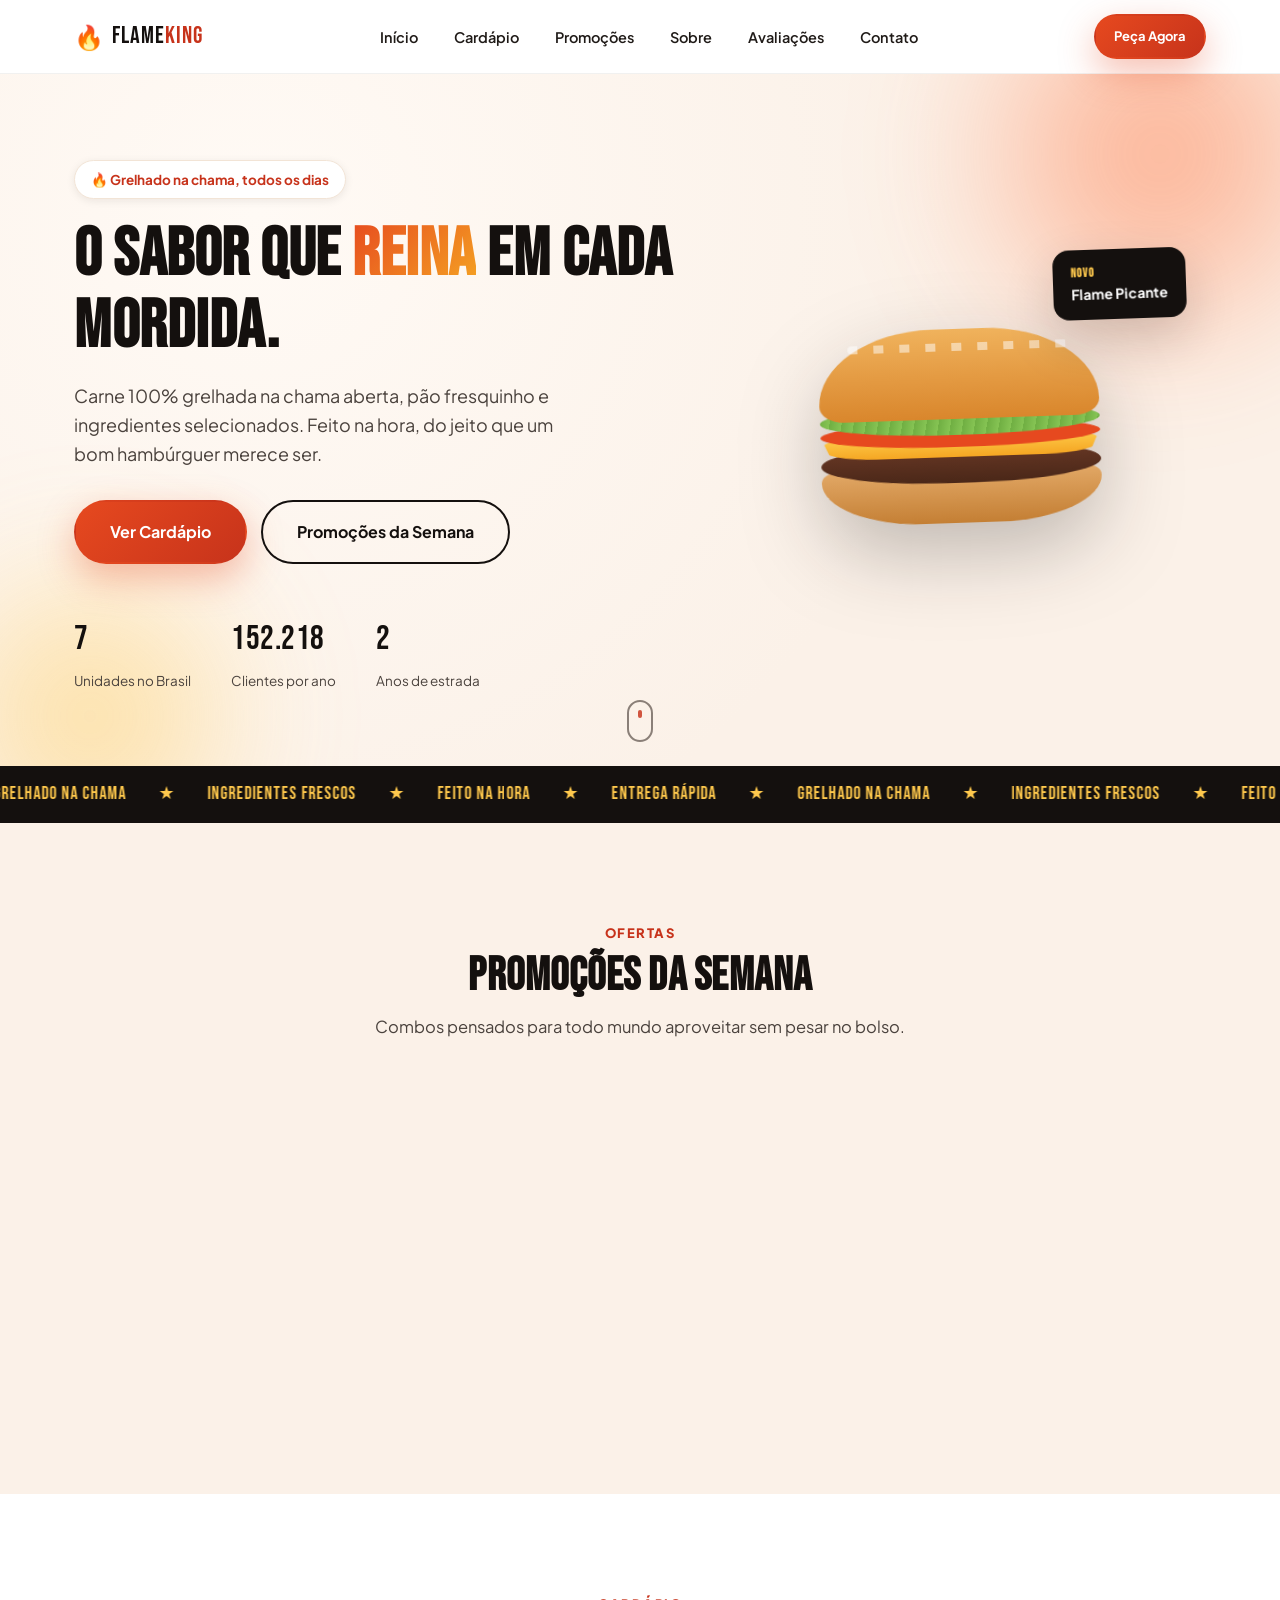
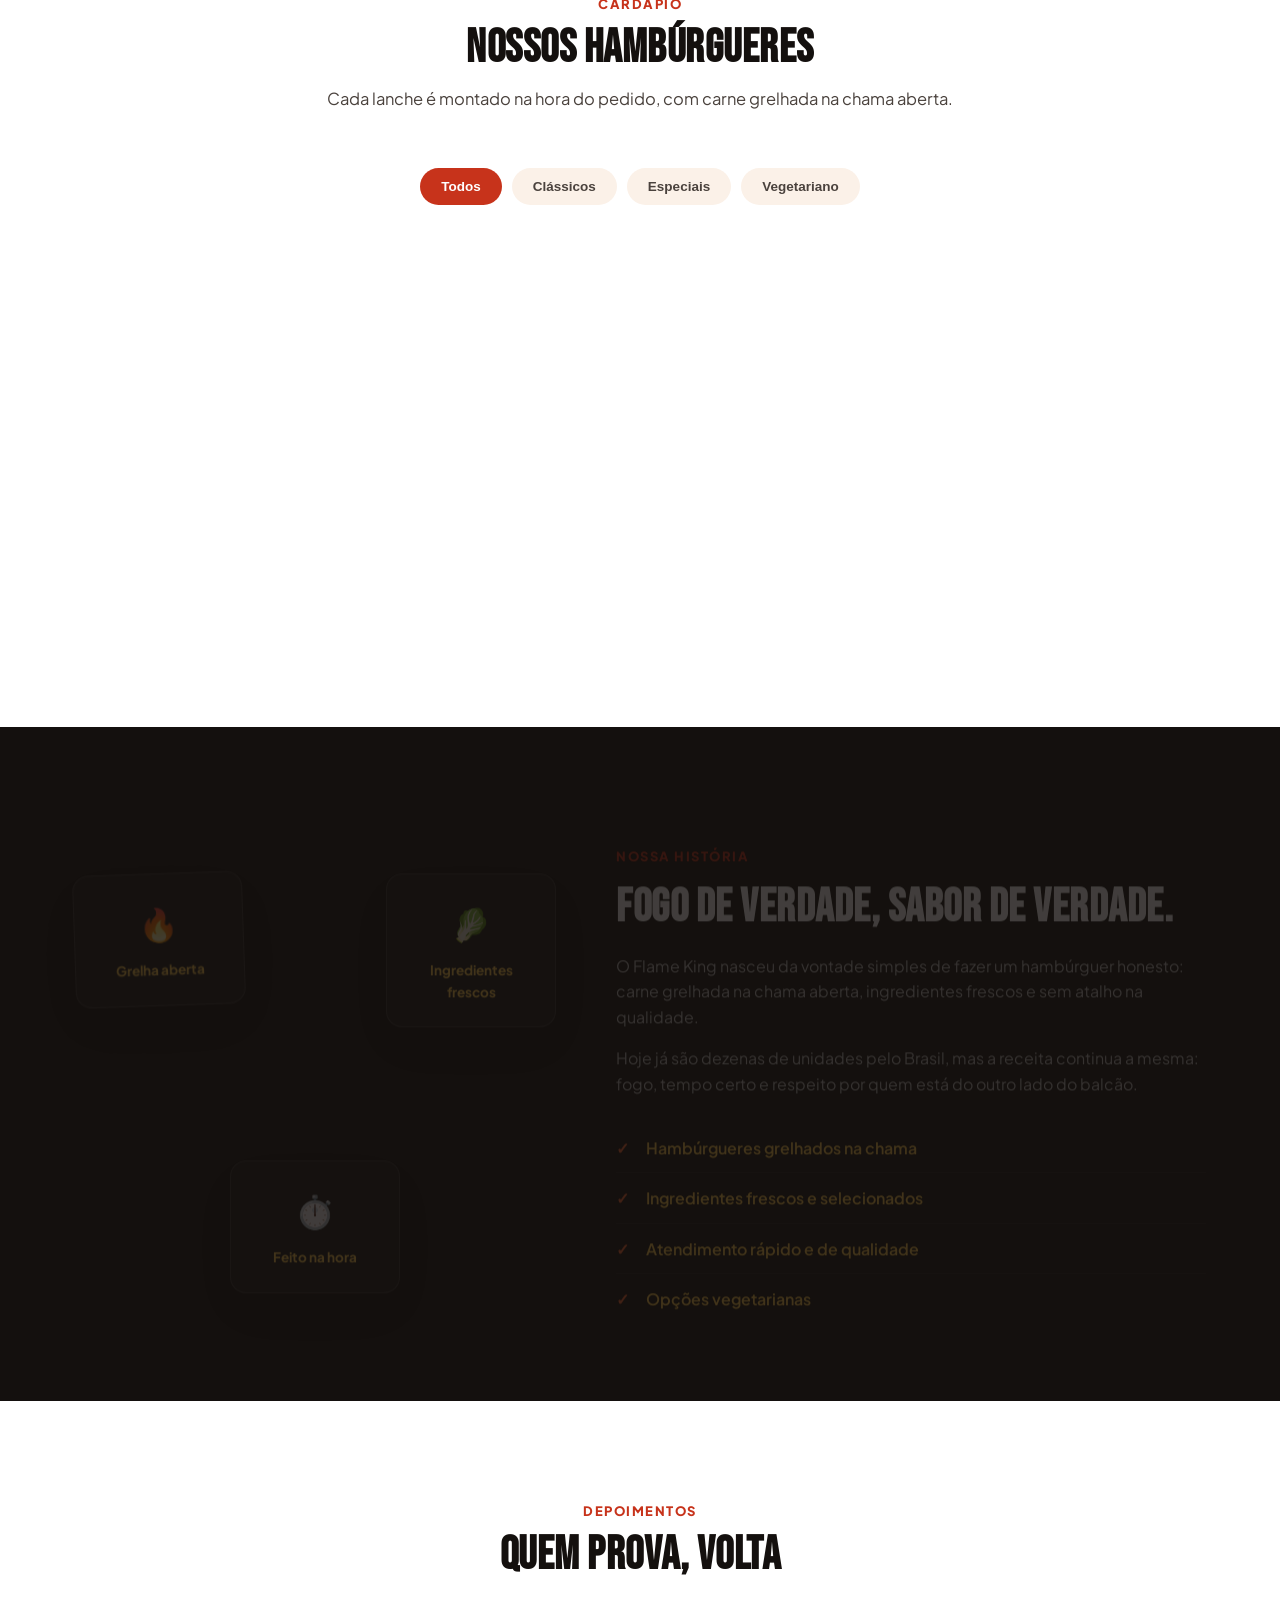
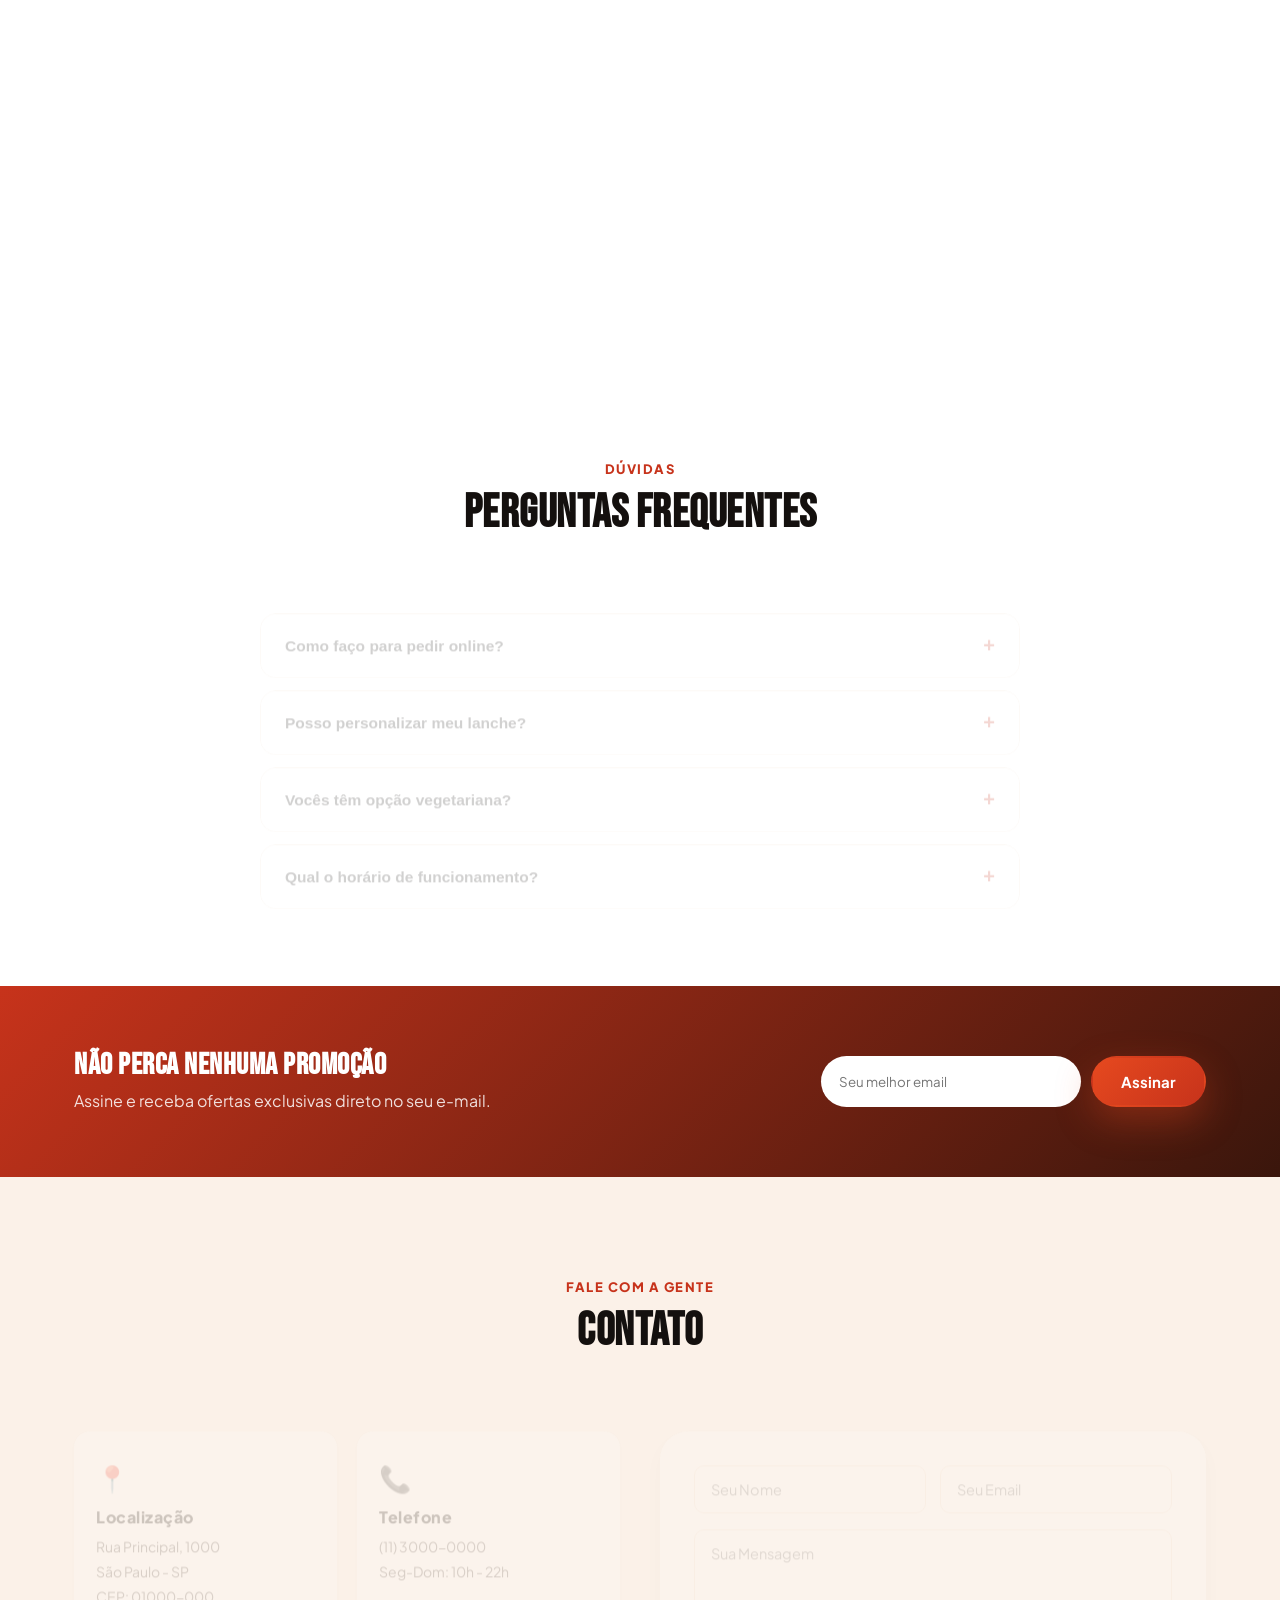
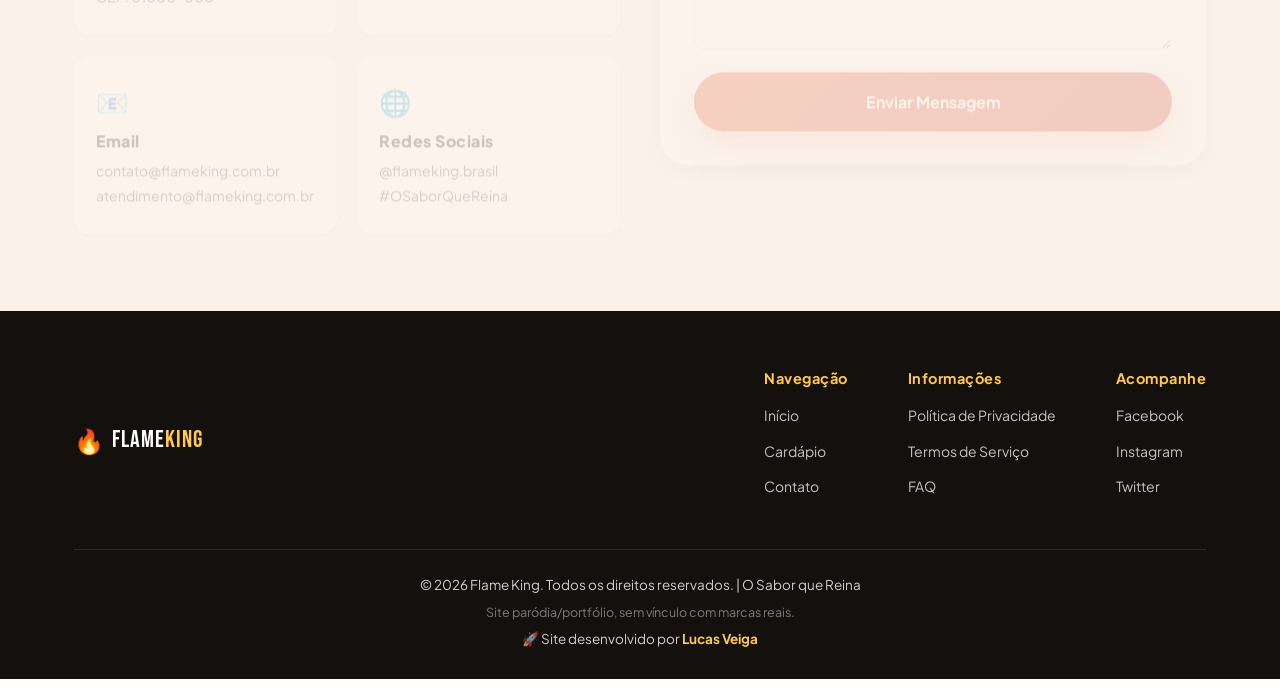
<file: index.html>
<!DOCTYPE html>
<html lang="pt-BR">
<head>
    <meta charset="UTF-8">
    <meta http-equiv="refresh" content="0; url=landpagebk/burguerk.html">
    <title>Flame King</title>
    <link rel="canonical" href="landpagebk/burguerk.html">
</head>
<body>
    <p>Redirecionando para <a href="landpagebk/burguerk.html">Flame King</a>...</p>
</body>
</html>
</file>
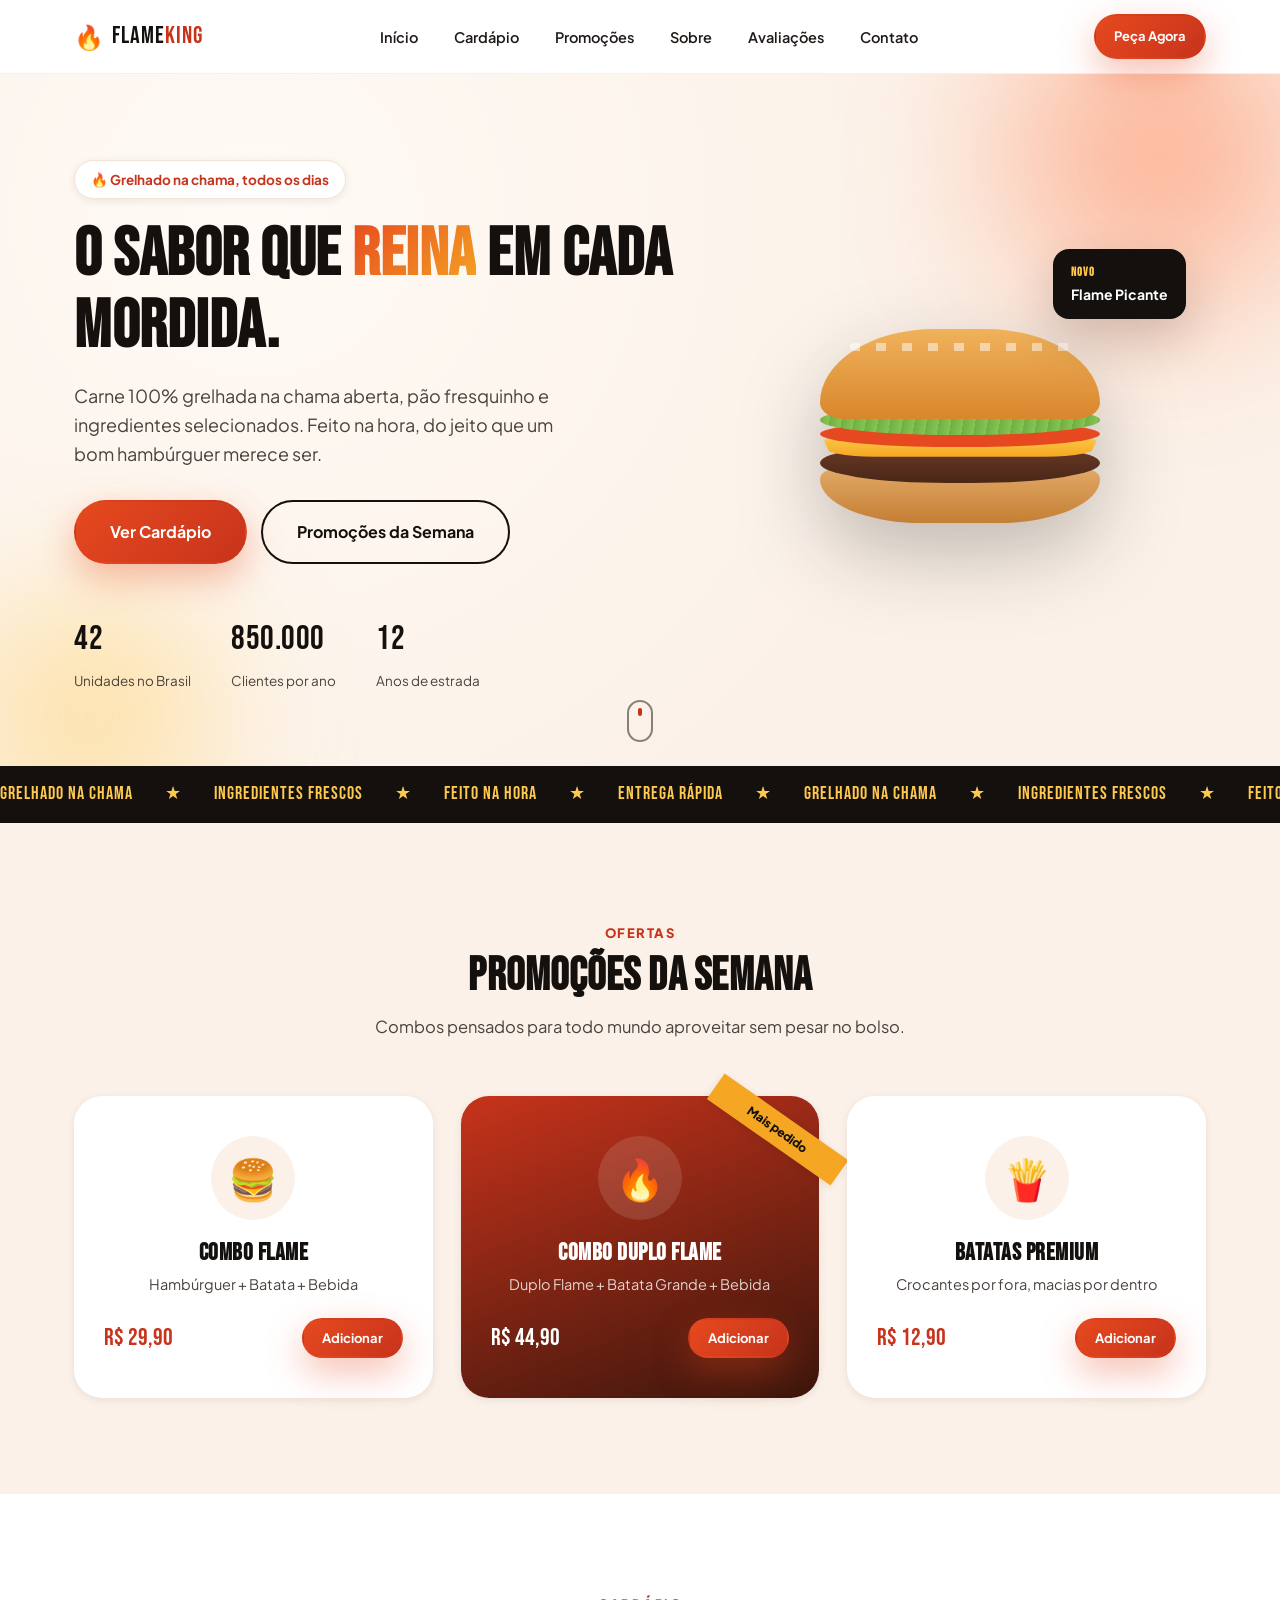
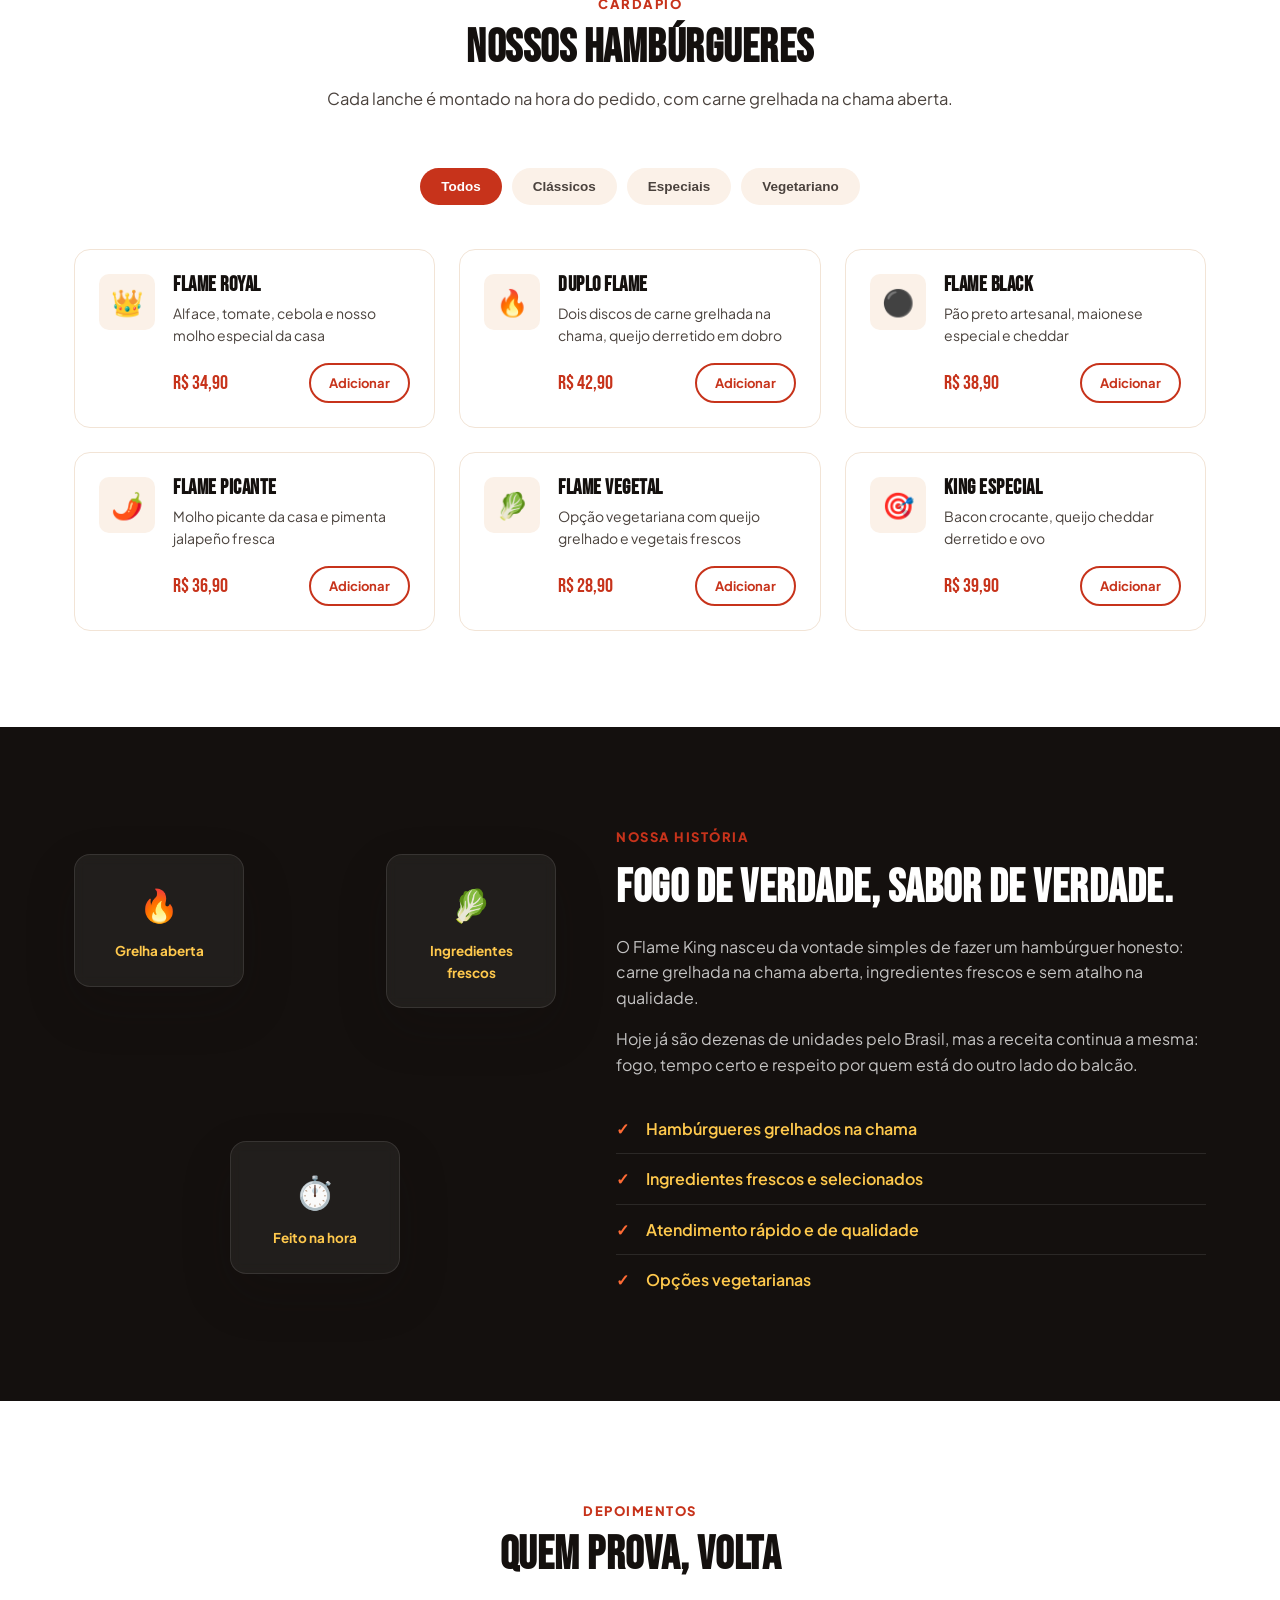
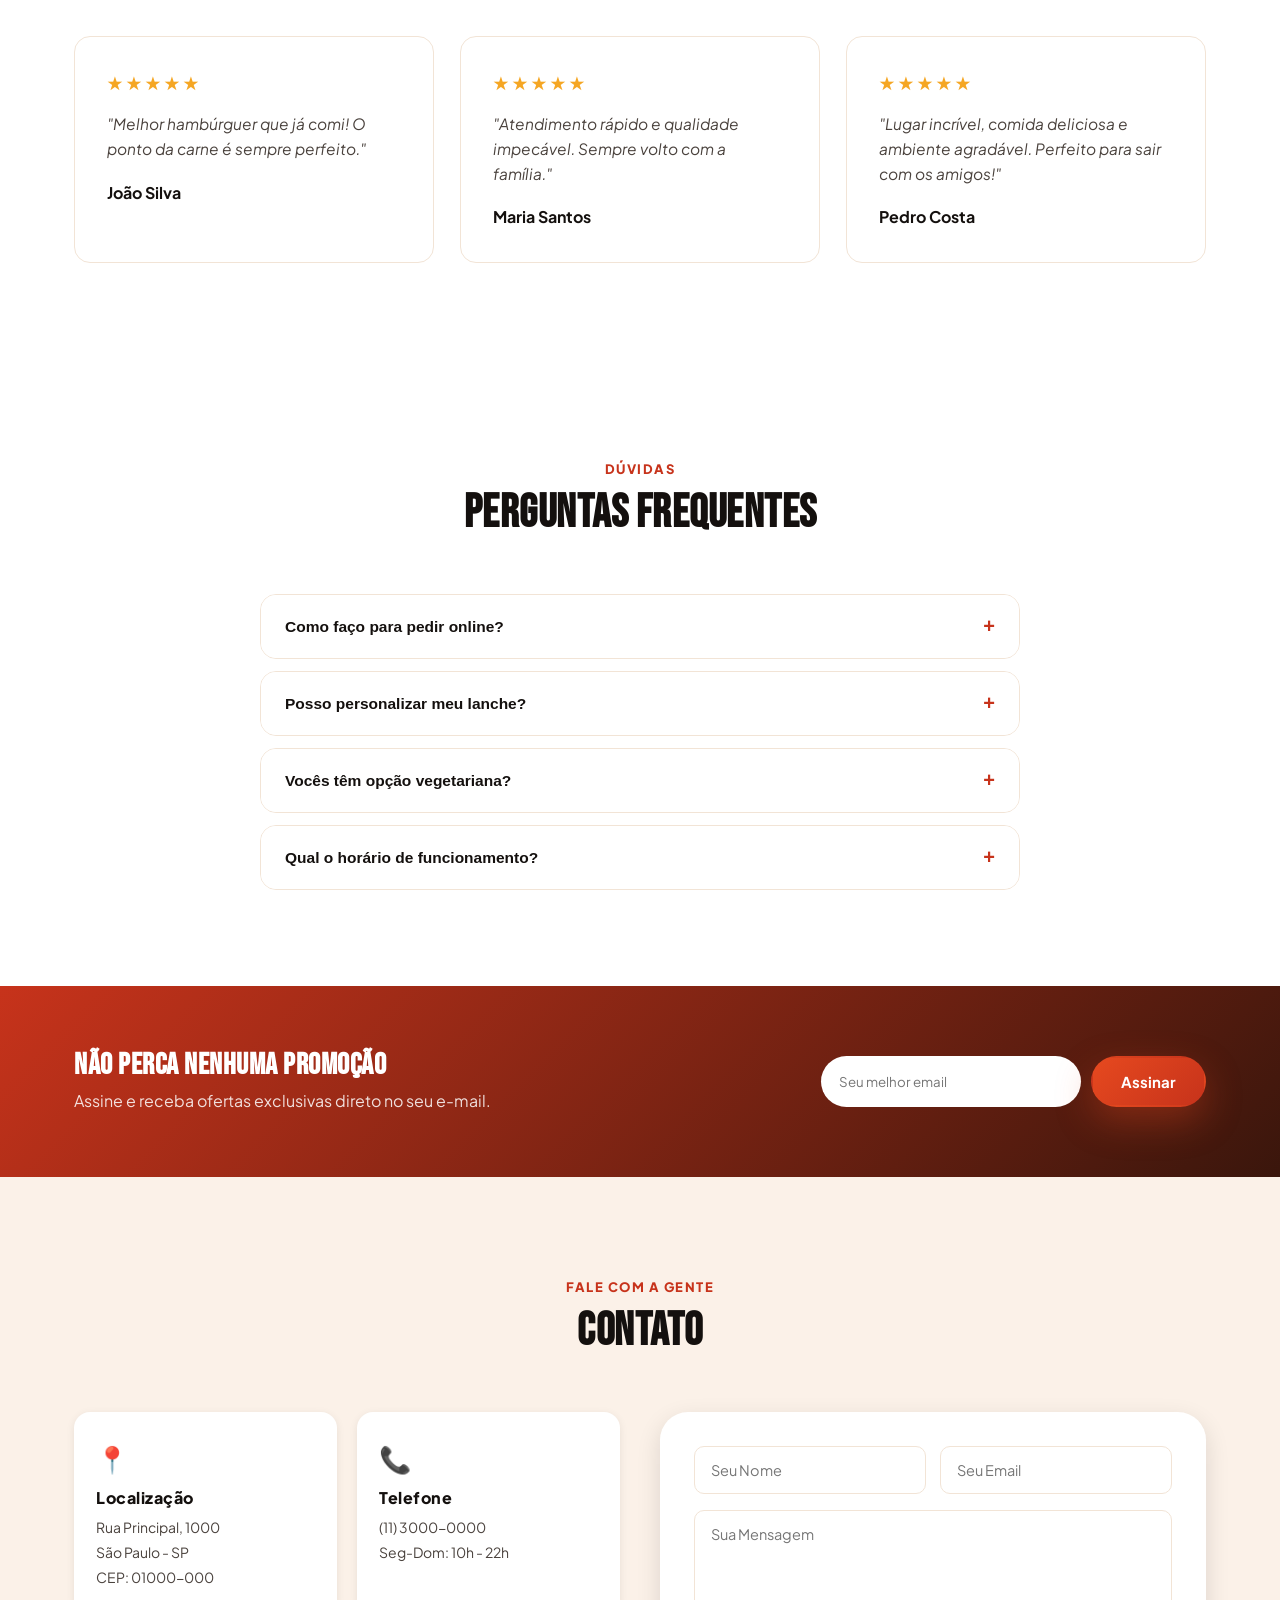
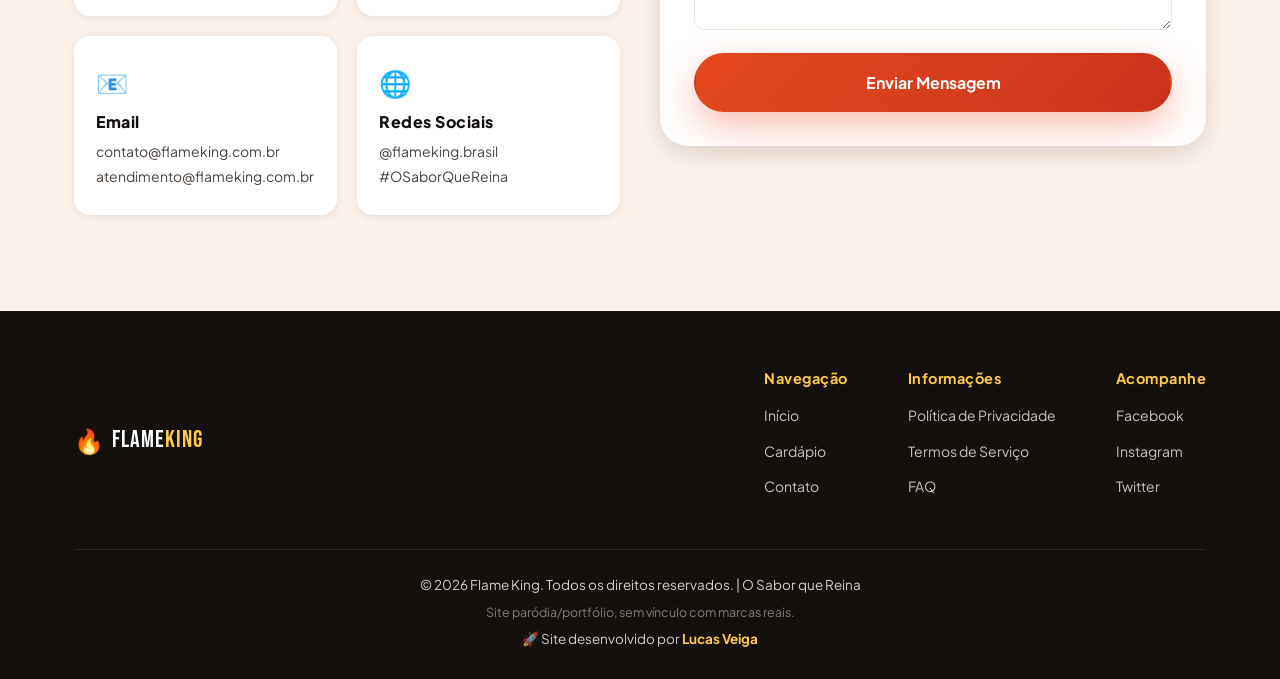
<file: landpagebk/burguerk.html>
<!DOCTYPE html>
<html lang="pt-BR">

<head>
    <meta charset="UTF-8">
    <meta name="viewport" content="width=device-width, initial-scale=1.0">
    <title>Flame King — O Sabor que Reina</title>
    <meta name="description" content="Flame King: hambúrgueres grelhados na chama, ingredientes frescos e muito sabor.">
    <link rel="icon" href="favicon.svg" type="image/svg+xml">
    <link rel="shortcut icon" href="favicon.svg" type="image/svg+xml">
    <link rel="preconnect" href="https://fonts.googleapis.com">
    <link rel="preconnect" href="https://fonts.gstatic.com" crossorigin>
    <link href="https://fonts.googleapis.com/css2?family=Bebas+Neue&family=Plus+Jakarta+Sans:wght@400;500;600;700;800&display=swap" rel="stylesheet">
    <link rel="stylesheet" href="estilos/styles.css">
</head>

<body>
    <a class="skip-link" href="#main">Pular para o conteúdo</a>

    <!-- HEADER/NAVEGAÇÃO -->
    <header class="header" id="header">
        <div class="container header-inner">
            <a href="#home" class="logo">
                <span class="logo-mark">🔥</span>
                <span class="logo-text">Flame<em>King</em></span>
            </a>

            <nav class="nav" id="nav">
                <ul>
                    <li><a href="#home">Início</a></li>
                    <li><a href="#menu">Cardápio</a></li>
                    <li><a href="#promocoes">Promoções</a></li>
                    <li><a href="#sobre">Sobre</a></li>
                    <li><a href="#avaliacoes">Avaliações</a></li>
                    <li><a href="#contato">Contato</a></li>
                </ul>
            </nav>

            <div class="header-actions">
                <a href="#menu" class="btn btn-primary btn-sm">Peça Agora</a>
                <button class="hamburger" id="hamburger" aria-label="Abrir menu" aria-expanded="false" aria-controls="nav">
                    <span></span><span></span><span></span>
                </button>
            </div>
        </div>
    </header>

    <main id="main">
        <!-- HERO -->
        <section class="hero" id="home">
            <div class="hero-glow hero-glow-1" aria-hidden="true"></div>
            <div class="hero-glow hero-glow-2" aria-hidden="true"></div>

            <div class="container hero-grid">
                <div class="hero-content">
                    <span class="eyebrow">🔥 Grelhado na chama, todos os dias</span>
                    <h1>O sabor que <span class="text-flame">reina</span> em cada mordida.</h1>
                    <p class="hero-lead">
                        Carne 100% grelhada na chama aberta, pão fresquinho e ingredientes selecionados.
                        Feito na hora, do jeito que um bom hambúrguer merece ser.
                    </p>
                    <div class="hero-cta">
                        <a href="#menu" class="btn btn-primary btn-lg">Ver Cardápio</a>
                        <a href="#promocoes" class="btn btn-ghost btn-lg">Promoções da Semana</a>
                    </div>

                    <div class="hero-stats">
                        <div class="stat">
                            <div class="counter" data-target="42">0</div>
                            <p>Unidades no Brasil</p>
                        </div>
                        <div class="stat">
                            <div class="counter" data-target="850000">0</div>
                            <p>Clientes por ano</p>
                        </div>
                        <div class="stat">
                            <div class="counter" data-target="12">0</div>
                            <p>Anos de estrada</p>
                        </div>
                    </div>
                </div>

                <div class="hero-visual" aria-hidden="true">
                    <div class="hero-burger">
                        <div class="burger-layer bun-top"></div>
                        <div class="burger-layer lettuce"></div>
                        <div class="burger-layer tomato"></div>
                        <div class="burger-layer cheese"></div>
                        <div class="burger-layer patty"></div>
                        <div class="burger-layer bun-bottom"></div>
                    </div>
                    <div class="hero-badge">
                        <span>Novo</span>
                        Flame Picante
                    </div>
                </div>
            </div>

            <a href="#promocoes" class="scroll-cue" aria-label="Rolar para baixo">
                <span></span>
            </a>
        </section>

        <!-- MARQUEE -->
        <div class="marquee" aria-hidden="true">
            <div class="marquee-track">
                <span>GRELHADO NA CHAMA</span><span>★</span>
                <span>INGREDIENTES FRESCOS</span><span>★</span>
                <span>FEITO NA HORA</span><span>★</span>
                <span>ENTREGA RÁPIDA</span><span>★</span>
                <span>GRELHADO NA CHAMA</span><span>★</span>
                <span>INGREDIENTES FRESCOS</span><span>★</span>
                <span>FEITO NA HORA</span><span>★</span>
                <span>ENTREGA RÁPIDA</span><span>★</span>
            </div>
        </div>

        <!-- PROMOÇÕES -->
        <section class="section promocoes" id="promocoes">
            <div class="container">
                <div class="section-head">
                    <span class="section-tag">Ofertas</span>
                    <h2>Promoções da semana</h2>
                    <p class="section-lead">Combos pensados para todo mundo aproveitar sem pesar no bolso.</p>
                </div>

                <div class="promo-grid">
                    <article class="promo-card">
                        <div class="promo-icon" role="img" aria-label="Combo Flame">🍔</div>
                        <h3>Combo Flame</h3>
                        <p>Hambúrguer + Batata + Bebida</p>
                        <div class="promo-footer">
                            <span class="preco">R$ 29,90</span>
                            <button class="btn btn-primary btn-sm add-to-cart">Adicionar</button>
                        </div>
                    </article>
                    <article class="promo-card featured">
                        <span class="promo-ribbon">Mais pedido</span>
                        <div class="promo-icon" role="img" aria-label="Duplo Flame">🔥</div>
                        <h3>Combo Duplo Flame</h3>
                        <p>Duplo Flame + Batata Grande + Bebida</p>
                        <div class="promo-footer">
                            <span class="preco">R$ 44,90</span>
                            <button class="btn btn-primary btn-sm add-to-cart">Adicionar</button>
                        </div>
                    </article>
                    <article class="promo-card">
                        <div class="promo-icon" role="img" aria-label="Batatas Premium">🍟</div>
                        <h3>Batatas Premium</h3>
                        <p>Crocantes por fora, macias por dentro</p>
                        <div class="promo-footer">
                            <span class="preco">R$ 12,90</span>
                            <button class="btn btn-primary btn-sm add-to-cart">Adicionar</button>
                        </div>
                    </article>
                </div>
            </div>
        </section>

        <!-- MENU PRINCIPAL -->
        <section class="section menu" id="menu">
            <div class="container">
                <div class="section-head">
                    <span class="section-tag">Cardápio</span>
                    <h2>Nossos hambúrgueres</h2>
                    <p class="section-lead">Cada lanche é montado na hora do pedido, com carne grelhada na chama aberta.</p>
                </div>

                <div class="menu-filters" role="tablist" aria-label="Filtrar cardápio">
                    <button class="filter-btn active" data-filter="all" role="tab" aria-selected="true">Todos</button>
                    <button class="filter-btn" data-filter="classico" role="tab" aria-selected="false">Clássicos</button>
                    <button class="filter-btn" data-filter="especial" role="tab" aria-selected="false">Especiais</button>
                    <button class="filter-btn" data-filter="veggie" role="tab" aria-selected="false">Vegetariano</button>
                </div>

                <div class="menu-grid">
                    <article class="menu-item" data-category="classico">
                        <div class="menu-icon">👑</div>
                        <div class="menu-item-body">
                            <h4>Flame Royal</h4>
                            <p>Alface, tomate, cebola e nosso molho especial da casa</p>
                            <div class="menu-footer">
                                <span class="preco-menu">R$ 34,90</span>
                                <button class="btn btn-outline btn-sm add-to-cart">Adicionar</button>
                            </div>
                        </div>
                    </article>
                    <article class="menu-item" data-category="especial">
                        <div class="menu-icon">🔥</div>
                        <div class="menu-item-body">
                            <h4>Duplo Flame</h4>
                            <p>Dois discos de carne grelhada na chama, queijo derretido em dobro</p>
                            <div class="menu-footer">
                                <span class="preco-menu">R$ 42,90</span>
                                <button class="btn btn-outline btn-sm add-to-cart">Adicionar</button>
                            </div>
                        </div>
                    </article>
                    <article class="menu-item" data-category="especial">
                        <div class="menu-icon">⚫</div>
                        <div class="menu-item-body">
                            <h4>Flame Black</h4>
                            <p>Pão preto artesanal, maionese especial e cheddar</p>
                            <div class="menu-footer">
                                <span class="preco-menu">R$ 38,90</span>
                                <button class="btn btn-outline btn-sm add-to-cart">Adicionar</button>
                            </div>
                        </div>
                    </article>
                    <article class="menu-item" data-category="especial">
                        <div class="menu-icon">🌶️</div>
                        <div class="menu-item-body">
                            <h4>Flame Picante</h4>
                            <p>Molho picante da casa e pimenta jalapeño fresca</p>
                            <div class="menu-footer">
                                <span class="preco-menu">R$ 36,90</span>
                                <button class="btn btn-outline btn-sm add-to-cart">Adicionar</button>
                            </div>
                        </div>
                    </article>
                    <article class="menu-item" data-category="veggie">
                        <div class="menu-icon">🥬</div>
                        <div class="menu-item-body">
                            <h4>Flame Vegetal</h4>
                            <p>Opção vegetariana com queijo grelhado e vegetais frescos</p>
                            <div class="menu-footer">
                                <span class="preco-menu">R$ 28,90</span>
                                <button class="btn btn-outline btn-sm add-to-cart">Adicionar</button>
                            </div>
                        </div>
                    </article>
                    <article class="menu-item" data-category="classico">
                        <div class="menu-icon">🎯</div>
                        <div class="menu-item-body">
                            <h4>King Especial</h4>
                            <p>Bacon crocante, queijo cheddar derretido e ovo</p>
                            <div class="menu-footer">
                                <span class="preco-menu">R$ 39,90</span>
                                <button class="btn btn-outline btn-sm add-to-cart">Adicionar</button>
                            </div>
                        </div>
                    </article>
                </div>
            </div>
        </section>

        <!-- SOBRE -->
        <section class="section sobre" id="sobre">
            <div class="container sobre-grid">
                <div class="sobre-visual" aria-hidden="true">
                    <div class="sobre-card sobre-card-1">🔥<span>Grelha aberta</span></div>
                    <div class="sobre-card sobre-card-2">🥬<span>Ingredientes frescos</span></div>
                    <div class="sobre-card sobre-card-3">⏱️<span>Feito na hora</span></div>
                </div>
                <div class="sobre-text">
                    <span class="section-tag">Nossa história</span>
                    <h2>Fogo de verdade, sabor de verdade.</h2>
                    <p>O Flame King nasceu da vontade simples de fazer um hambúrguer honesto: carne grelhada
                        na chama aberta, ingredientes frescos e sem atalho na qualidade.</p>
                    <p>Hoje já são dezenas de unidades pelo Brasil, mas a receita continua a mesma: fogo,
                        tempo certo e respeito por quem está do outro lado do balcão.</p>
                    <ul class="check-list">
                        <li>Hambúrgueres grelhados na chama</li>
                        <li>Ingredientes frescos e selecionados</li>
                        <li>Atendimento rápido e de qualidade</li>
                        <li>Opções vegetarianas</li>
                    </ul>
                </div>
            </div>
        </section>

        <!-- AVALIAÇÕES -->
        <section class="section avaliacoes" id="avaliacoes">
            <div class="container">
                <div class="section-head">
                    <span class="section-tag">Depoimentos</span>
                    <h2>Quem prova, volta</h2>
                </div>
                <div class="avaliacoes-grid">
                    <figure class="avaliacao-card">
                        <div class="stars" aria-label="5 de 5 estrelas">★★★★★</div>
                        <blockquote>"Melhor hambúrguer que já comi! O ponto da carne é sempre perfeito."</blockquote>
                        <figcaption>João Silva</figcaption>
                    </figure>
                    <figure class="avaliacao-card">
                        <div class="stars" aria-label="5 de 5 estrelas">★★★★★</div>
                        <blockquote>"Atendimento rápido e qualidade impecável. Sempre volto com a família."</blockquote>
                        <figcaption>Maria Santos</figcaption>
                    </figure>
                    <figure class="avaliacao-card">
                        <div class="stars" aria-label="5 de 5 estrelas">★★★★★</div>
                        <blockquote>"Lugar incrível, comida deliciosa e ambiente agradável. Perfeito para sair com os amigos!"</blockquote>
                        <figcaption>Pedro Costa</figcaption>
                    </figure>
                </div>
            </div>
        </section>

        <!-- FAQ -->
        <section class="section faq" id="faq">
            <div class="container">
                <div class="section-head">
                    <span class="section-tag">Dúvidas</span>
                    <h2>Perguntas frequentes</h2>
                </div>
                <div class="faq-list">
                    <div class="faq-item">
                        <button class="faq-question" aria-expanded="false">
                            Como faço para pedir online?
                            <span class="faq-icon">+</span>
                        </button>
                        <div class="faq-answer">
                            <p>Use o botão "Peça Agora" no topo da página ou ligue para o telefone da unidade mais próxima.</p>
                        </div>
                    </div>
                    <div class="faq-item">
                        <button class="faq-question" aria-expanded="false">
                            Posso personalizar meu lanche?
                            <span class="faq-icon">+</span>
                        </button>
                        <div class="faq-answer">
                            <p>Sim! Você pode adicionar ou remover ingredientes conforme a disponibilidade da unidade.</p>
                        </div>
                    </div>
                    <div class="faq-item">
                        <button class="faq-question" aria-expanded="false">
                            Vocês têm opção vegetariana?
                            <span class="faq-icon">+</span>
                        </button>
                        <div class="faq-answer">
                            <p>Sim, o Flame Vegetal está sempre disponível, com alternativas sem carne.</p>
                        </div>
                    </div>
                    <div class="faq-item">
                        <button class="faq-question" aria-expanded="false">
                            Qual o horário de funcionamento?
                            <span class="faq-icon">+</span>
                        </button>
                        <div class="faq-answer">
                            <p>Todos os dias, das 10h às 22h. Consulte horários especiais em feriados.</p>
                        </div>
                    </div>
                </div>
            </div>
        </section>

        <!-- NEWSLETTER -->
        <section class="newsletter">
            <div class="container newsletter-inner">
                <div>
                    <h2>Não perca nenhuma promoção</h2>
                    <p>Assine e receba ofertas exclusivas direto no seu e-mail.</p>
                </div>
                <form class="newsletter-form">
                    <input type="email" placeholder="Seu melhor email" required aria-label="Seu melhor email">
                    <button type="submit" class="btn btn-primary">Assinar</button>
                </form>
            </div>
        </section>

        <!-- CONTATO -->
        <section class="section contato" id="contato">
            <div class="container">
                <div class="section-head">
                    <span class="section-tag">Fale com a gente</span>
                    <h2>Contato</h2>
                </div>

                <div class="contato-layout">
                    <div class="contato-grid">
                        <div class="contato-info">
                            <span class="contato-icon">📍</span>
                            <h3>Localização</h3>
                            <p>Rua Principal, 1000<br>São Paulo - SP<br>CEP: 01000-000</p>
                        </div>
                        <div class="contato-info">
                            <span class="contato-icon">📞</span>
                            <h3>Telefone</h3>
                            <p>(11) 3000-0000<br>Seg-Dom: 10h - 22h</p>
                        </div>
                        <div class="contato-info">
                            <span class="contato-icon">📧</span>
                            <h3>Email</h3>
                            <p>contato@flameking.com.br<br>atendimento@flameking.com.br</p>
                        </div>
                        <div class="contato-info">
                            <span class="contato-icon">🌐</span>
                            <h3>Redes Sociais</h3>
                            <p>@flameking.brasil<br>#OSaborQueReina</p>
                        </div>
                    </div>

                    <form class="form-contato">
                        <div class="form-row">
                            <input type="text" placeholder="Seu Nome" required aria-label="Seu Nome">
                            <input type="email" placeholder="Seu Email" required aria-label="Seu Email">
                        </div>
                        <textarea placeholder="Sua Mensagem" rows="5" required aria-label="Sua Mensagem"></textarea>
                        <button type="submit" class="btn btn-primary btn-lg">Enviar Mensagem</button>
                    </form>
                </div>
            </div>
        </section>
    </main>

    <!-- FOOTER -->
    <footer class="footer">
        <div class="container">
            <div class="footer-top">
                <a href="#home" class="logo footer-logo">
                    <span class="logo-mark">🔥</span>
                    <span class="logo-text">Flame<em>King</em></span>
                </a>
                <div class="footer-content">
                    <div class="footer-section">
                        <h4>Navegação</h4>
                        <ul>
                            <li><a href="#home">Início</a></li>
                            <li><a href="#menu">Cardápio</a></li>
                            <li><a href="#contato">Contato</a></li>
                        </ul>
                    </div>
                    <div class="footer-section">
                        <h4>Informações</h4>
                        <ul>
                            <li><a href="#">Política de Privacidade</a></li>
                            <li><a href="#">Termos de Serviço</a></li>
                            <li><a href="#faq">FAQ</a></li>
                        </ul>
                    </div>
                    <div class="footer-section">
                        <h4>Acompanhe</h4>
                        <ul>
                            <li><a href="#" aria-label="Facebook Flame King">Facebook</a></li>
                            <li><a href="#" aria-label="Instagram Flame King">Instagram</a></li>
                            <li><a href="#" aria-label="Twitter Flame King">Twitter</a></li>
                        </ul>
                    </div>
                </div>
            </div>
            <div class="footer-bottom">
                <p>&copy; 2026 Flame King. Todos os direitos reservados. | O Sabor que Reina</p>
                <p class="footer-disclaimer">Site paródia/portfólio, sem vínculo com marcas reais.</p>
                <p class="footer-credit">🚀 Site desenvolvido por <strong><a
                            href="https://github.com/lucasveigapinheiro" target="_blank" rel="noopener noreferrer">Lucas Veiga</a></strong></p>
            </div>
        </div>
    </footer>

    <div class="cart-toast" id="cart-toast" role="status" aria-live="polite"></div>

    <script src="estilos/script.js"></script>
</body>

</html>
</file>
<file: landpagebk/estilos/styles.css>
/* ========================================================
   FLAME KING — Design System
   ======================================================== */

*, *::before, *::after { box-sizing: border-box; margin: 0; padding: 0; }

:root {
    /* Cores */
    --flame-900: #24110a;
    --flame-800: #3a160c;
    --flame-700: #7a1f0f;
    --flame-600: #C7331B;
    --flame-500: #E6491F;
    --flame-400: #FF6B35;
    --gold-500: #F5A623;
    --gold-400: #FFC94D;

    --ink-900: #14100e;
    --ink-800: #1f1a17;
    --ink-600: #4a423d;
    --ink-400: #8a7f78;

    --paper-0: #ffffff;
    --paper-50: #fffaf5;
    --paper-100: #fbf1e8;
    --paper-200: #f2e4d6;

    --success: #2e8b57;

    /* Tipografia */
    --font-display: 'Bebas Neue', 'Arial Narrow', sans-serif;
    --font-body: 'Plus Jakarta Sans', -apple-system, BlinkMacSystemFont, 'Segoe UI', sans-serif;

    /* Espaçamento / raio */
    --radius-sm: 10px;
    --radius-md: 16px;
    --radius-lg: 28px;
    --radius-pill: 999px;

    --shadow-sm: 0 2px 8px rgba(20, 16, 14, 0.08);
    --shadow-md: 0 8px 24px rgba(20, 16, 14, 0.12);
    --shadow-lg: 0 20px 50px rgba(20, 16, 14, 0.18);
    --shadow-flame: 0 14px 36px rgba(230, 73, 31, 0.35);

    --ease: cubic-bezier(0.22, 1, 0.36, 1);
}

html {
    scroll-behavior: smooth;
}

body {
    font-family: var(--font-body);
    color: var(--ink-800);
    background: var(--paper-0);
    line-height: 1.6;
    -webkit-font-smoothing: antialiased;
}

img { max-width: 100%; display: block; }

.container {
    max-width: 1180px;
    margin: 0 auto;
    padding: 0 24px;
}

.skip-link {
    position: absolute;
    left: -999px;
    top: 0;
    background: var(--flame-600);
    color: #fff;
    padding: 12px 20px;
    border-radius: 0 0 8px 0;
    z-index: 2000;
}
.skip-link:focus { left: 0; }

h1, h2, h3, h4 {
    font-family: var(--font-display);
    letter-spacing: 0.5px;
    line-height: 1.05;
    color: var(--ink-900);
}

::selection { background: var(--gold-400); color: var(--ink-900); }

::-webkit-scrollbar { width: 10px; }
::-webkit-scrollbar-track { background: var(--paper-100); }
::-webkit-scrollbar-thumb { background: var(--flame-600); border-radius: 5px; }
::-webkit-scrollbar-thumb:hover { background: var(--flame-700); }

/* ===== BOTÕES ===== */
.btn {
    display: inline-flex;
    align-items: center;
    justify-content: center;
    gap: 8px;
    font-family: var(--font-body);
    font-weight: 700;
    font-size: 15px;
    padding: 14px 28px;
    border-radius: var(--radius-pill);
    border: 2px solid transparent;
    cursor: pointer;
    text-decoration: none;
    transition: transform 0.25s var(--ease), box-shadow 0.25s var(--ease), background 0.25s var(--ease), color 0.25s var(--ease);
    white-space: nowrap;
}

.btn-primary {
    background: linear-gradient(135deg, var(--flame-500), var(--flame-600));
    color: #fff;
    box-shadow: var(--shadow-flame);
}
.btn-primary:hover { transform: translateY(-2px); box-shadow: 0 18px 40px rgba(230, 73, 31, 0.42); }
.btn-primary:active { transform: translateY(0) scale(0.98); }

.btn-ghost {
    background: transparent;
    color: var(--ink-900);
    border-color: var(--ink-900);
}
.btn-ghost:hover { background: var(--ink-900); color: #fff; }

.btn-outline {
    background: transparent;
    color: var(--flame-600);
    border-color: var(--flame-600);
}
.btn-outline:hover { background: var(--flame-600); color: #fff; }

.btn-sm { padding: 10px 18px; font-size: 13px; }
.btn-lg { padding: 17px 34px; font-size: 16px; }

/* ===== HEADER ===== */
.header {
    position: sticky;
    top: 0;
    z-index: 1000;
    background: rgba(255, 255, 255, 0.85);
    backdrop-filter: blur(14px);
    -webkit-backdrop-filter: blur(14px);
    border-bottom: 1px solid rgba(20, 16, 14, 0.06);
    transition: transform 0.35s var(--ease), box-shadow 0.35s var(--ease);
}
.header.hidden { transform: translateY(-100%); }
.header.scrolled { box-shadow: var(--shadow-sm); }

.header-inner {
    display: flex;
    align-items: center;
    justify-content: space-between;
    padding: 14px 24px;
}

.logo {
    display: flex;
    align-items: center;
    gap: 8px;
    text-decoration: none;
    color: var(--ink-900);
}
.logo-mark { font-size: 24px; }
.logo-text {
    font-family: var(--font-display);
    font-size: 24px;
    letter-spacing: 1px;
}
.logo-text em { font-style: normal; color: var(--flame-600); }

.nav ul {
    display: flex;
    list-style: none;
    gap: 8px;
}
.nav a {
    color: var(--ink-800);
    text-decoration: none;
    font-weight: 600;
    font-size: 14.5px;
    padding: 10px 14px;
    border-radius: var(--radius-pill);
    transition: background 0.25s ease, color 0.25s ease;
}
.nav a:hover { background: var(--paper-100); color: var(--flame-600); }

.header-actions { display: flex; align-items: center; gap: 14px; }

.hamburger {
    display: none;
    flex-direction: column;
    gap: 5px;
    background: none;
    border: none;
    cursor: pointer;
    padding: 6px;
}
.hamburger span {
    width: 24px;
    height: 2.5px;
    background: var(--ink-900);
    border-radius: 2px;
    transition: all 0.3s var(--ease);
}
.hamburger.active span:nth-child(1) { transform: translateY(7.5px) rotate(45deg); }
.hamburger.active span:nth-child(2) { opacity: 0; }
.hamburger.active span:nth-child(3) { transform: translateY(-7.5px) rotate(-45deg); }

@media (max-width: 860px) {
    .hamburger { display: flex; }
    .nav {
        position: fixed;
        inset: 68px 0 0 0;
        background: var(--paper-0);
        transform: translateX(100%);
        transition: transform 0.35s var(--ease);
        overflow-y: auto;
    }
    .nav.active { transform: translateX(0); }
    .nav ul { flex-direction: column; padding: 24px; gap: 4px; }
    .nav a { display: block; padding: 16px; font-size: 17px; }
    .header-actions .btn-sm { display: none; }
}

/* ===== HERO ===== */
.hero {
    position: relative;
    overflow: hidden;
    background: radial-gradient(circle at 20% 20%, var(--paper-50), var(--paper-100) 60%);
    padding: 72px 0 60px;
}

.hero-glow {
    position: absolute;
    border-radius: 50%;
    filter: blur(60px);
    z-index: 0;
    opacity: 0.55;
}
.hero-glow-1 {
    width: 480px; height: 480px;
    background: radial-gradient(circle, var(--flame-400), transparent 70%);
    top: -160px; right: -120px;
}
.hero-glow-2 {
    width: 380px; height: 380px;
    background: radial-gradient(circle, var(--gold-400), transparent 70%);
    bottom: -140px; left: -100px;
}

.hero-grid {
    position: relative;
    z-index: 2;
    display: grid;
    grid-template-columns: 1.1fr 0.9fr;
    align-items: center;
    gap: 40px;
    min-height: 560px;
}

.eyebrow {
    display: inline-block;
    background: var(--paper-0);
    border: 1px solid var(--paper-200);
    color: var(--flame-600);
    font-weight: 700;
    font-size: 13.5px;
    padding: 8px 16px;
    border-radius: var(--radius-pill);
    margin-bottom: 20px;
    box-shadow: var(--shadow-sm);
}

.hero h1 {
    font-size: clamp(42px, 6vw, 68px);
    margin-bottom: 20px;
}
.text-flame {
    background: linear-gradient(135deg, var(--flame-500), var(--gold-500));
    -webkit-background-clip: text;
    background-clip: text;
    color: transparent;
}

.hero-lead {
    font-size: 18px;
    color: var(--ink-600);
    max-width: 480px;
    margin-bottom: 32px;
}

.hero-cta { display: flex; flex-wrap: wrap; gap: 14px; margin-bottom: 48px; }

.hero-stats { display: flex; gap: 40px; }
.hero-stats .stat p { font-size: 13.5px; color: var(--ink-600); margin-top: 4px; }
.counter {
    font-family: var(--font-display);
    font-size: 34px;
    color: var(--ink-900);
    letter-spacing: 0.5px;
}

.hero-visual {
    position: relative;
    display: flex;
    align-items: center;
    justify-content: center;
    min-height: 420px;
}

.hero-burger {
    position: relative;
    width: 300px;
    display: flex;
    flex-direction: column;
    align-items: center;
    filter: drop-shadow(0 30px 40px rgba(20, 16, 14, 0.25));
    animation: float 5s ease-in-out infinite;
}

.burger-layer { width: 280px; height: 46px; border-radius: 140px / 30px; margin-top: -14px; position: relative; }
.burger-layer:first-child { margin-top: 0; }

.bun-top {
    height: 90px;
    background: linear-gradient(180deg, #f0b25c, #d9862c);
    border-radius: 140px 140px 30px 30px / 90px 90px 20px 20px;
    z-index: 6;
}
.bun-top::after {
    content: '';
    position: absolute;
    inset: 14px 30px auto 30px;
    height: 8px;
    background: repeating-linear-gradient(90deg, rgba(255,255,255,0.5) 0 10px, transparent 10px 26px);
    border-radius: 10px;
}
.lettuce { background: repeating-linear-gradient(100deg, #6fae42, #86c454 12px); z-index: 5; height: 30px; border-radius: 140px/16px; }
.tomato { background: #e6491f; height: 26px; z-index: 4; border-radius: 140px/14px; }
.cheese { background: linear-gradient(180deg, #ffcf4d, #f5a623); height: 24px; z-index: 3; clip-path: polygon(0 0,100% 0,96% 100%,4% 100%); }
.patty { background: linear-gradient(180deg, #6b3a26, #4a2718); height: 40px; z-index: 2; border-radius: 140px/22px; }
.bun-bottom { height: 54px; background: linear-gradient(180deg, #e2a866, #c47f34); border-radius: 20px 20px 140px 140px / 14px 14px 60px 60px; z-index: 1; }

@keyframes float {
    0%, 100% { transform: translateY(0) rotate(-2deg); }
    50% { transform: translateY(-16px) rotate(2deg); }
}

.hero-badge {
    position: absolute;
    top: 8%;
    right: 4%;
    background: var(--ink-900);
    color: #fff;
    padding: 14px 18px;
    border-radius: var(--radius-md);
    font-weight: 700;
    font-size: 14px;
    box-shadow: var(--shadow-lg);
    animation: float 5s ease-in-out infinite reverse;
}
.hero-badge span {
    display: block;
    color: var(--gold-400);
    font-family: var(--font-display);
    font-size: 12px;
    letter-spacing: 1px;
}

.scroll-cue {
    position: absolute;
    bottom: 24px;
    left: 50%;
    transform: translateX(-50%);
    width: 26px;
    height: 42px;
    border: 2px solid var(--ink-400);
    border-radius: 20px;
    z-index: 2;
}
.scroll-cue span {
    position: absolute;
    top: 6px;
    left: 50%;
    width: 4px;
    height: 8px;
    background: var(--flame-600);
    border-radius: 2px;
    transform: translateX(-50%);
    animation: scrollCue 1.8s ease infinite;
}
@keyframes scrollCue {
    0% { opacity: 1; top: 6px; }
    70% { opacity: 0; top: 20px; }
    100% { opacity: 0; top: 6px; }
}

@media (max-width: 900px) {
    .hero-grid { grid-template-columns: 1fr; text-align: center; min-height: auto; padding-top: 12px; }
    .hero-lead { margin-inline: auto; }
    .hero-cta, .hero-stats { justify-content: center; }
    .hero-visual { order: -1; min-height: 320px; }
    .hero-burger { width: 220px; }
    .burger-layer { width: 200px; }
}

/* ===== MARQUEE ===== */
.marquee {
    background: var(--ink-900);
    color: var(--gold-400);
    overflow: hidden;
    padding: 14px 0;
}
.marquee-track {
    display: flex;
    gap: 32px;
    width: max-content;
    animation: marquee 24s linear infinite;
    font-family: var(--font-display);
    font-size: 18px;
    letter-spacing: 1px;
}
.marquee-track span { white-space: nowrap; }
@keyframes marquee {
    from { transform: translateX(0); }
    to { transform: translateX(-50%); }
}

/* ===== SECTION SHARED ===== */
.section { padding: 96px 0; }
.section-head { text-align: center; max-width: 640px; margin: 0 auto 56px; }
.section-tag {
    display: inline-block;
    color: var(--flame-600);
    font-weight: 800;
    font-size: 13px;
    letter-spacing: 1.5px;
    text-transform: uppercase;
    margin-bottom: 10px;
}
.section-head h2, .sobre-text h2 { font-size: clamp(32px, 4vw, 46px); }
.section-lead { color: var(--ink-600); margin-top: 12px; font-size: 16.5px; }

.reveal { opacity: 0; transform: translateY(24px); transition: opacity 0.6s var(--ease), transform 0.6s var(--ease); }
.reveal.in-view { opacity: 1; transform: translateY(0); }

/* ===== PROMOÇÕES ===== */
.promocoes { background: var(--paper-100); }

.promo-grid {
    display: grid;
    grid-template-columns: repeat(3, 1fr);
    gap: 28px;
}

.promo-card {
    position: relative;
    background: var(--paper-0);
    border-radius: var(--radius-lg);
    padding: 40px 30px;
    text-align: center;
    box-shadow: var(--shadow-sm);
    transition: transform 0.35s var(--ease), box-shadow 0.35s var(--ease);
}
.promo-card:hover { transform: translateY(-8px); box-shadow: var(--shadow-lg); }

.promo-card.featured {
    background: linear-gradient(160deg, var(--flame-600), var(--flame-800));
    color: #fff;
}
.promo-card.featured h3, .promo-card.featured .preco { color: #fff; }
.promo-card.featured p { color: rgba(255,255,255,0.8); }

.promo-ribbon {
    position: absolute;
    top: 18px;
    right: -34px;
    background: var(--gold-500);
    color: var(--ink-900);
    font-weight: 800;
    font-size: 12px;
    padding: 6px 40px;
    transform: rotate(35deg);
    box-shadow: var(--shadow-sm);
}

.promo-icon {
    width: 84px; height: 84px;
    display: flex; align-items: center; justify-content: center;
    font-size: 40px;
    background: var(--paper-100);
    border-radius: 50%;
    margin: 0 auto 20px;
}
.promo-card.featured .promo-icon { background: rgba(255,255,255,0.12); }

.promo-card h3 { font-size: 24px; margin-bottom: 8px; }
.promo-card p { color: var(--ink-600); font-size: 14.5px; margin-bottom: 22px; }

.promo-footer { display: flex; align-items: center; justify-content: space-between; gap: 12px; }
.preco { font-family: var(--font-display); font-size: 24px; color: var(--flame-600); }

/* ===== MENU ===== */
.menu-filters {
    display: flex;
    justify-content: center;
    gap: 10px;
    flex-wrap: wrap;
    margin-bottom: 44px;
}
.filter-btn {
    background: var(--paper-100);
    border: 1px solid transparent;
    color: var(--ink-600);
    font-weight: 700;
    font-size: 13.5px;
    padding: 10px 20px;
    border-radius: var(--radius-pill);
    cursor: pointer;
    transition: all 0.25s var(--ease);
}
.filter-btn:hover { color: var(--flame-600); }
.filter-btn.active { background: var(--flame-600); color: #fff; }

.menu-grid {
    display: grid;
    grid-template-columns: repeat(3, 1fr);
    gap: 24px;
}

.menu-item {
    display: flex;
    gap: 18px;
    align-items: flex-start;
    background: var(--paper-0);
    border: 1px solid var(--paper-200);
    border-radius: var(--radius-md);
    padding: 24px;
    transition: transform 0.3s var(--ease), box-shadow 0.3s var(--ease), border-color 0.3s ease;
}
.menu-item:hover {
    transform: translateY(-4px);
    box-shadow: var(--shadow-md);
    border-color: transparent;
}
.menu-item.hidden { display: none; }

.menu-icon {
    flex-shrink: 0;
    width: 56px; height: 56px;
    display: flex; align-items: center; justify-content: center;
    font-size: 26px;
    background: var(--paper-100);
    border-radius: var(--radius-sm);
}

.menu-item h4 { font-size: 21px; margin-bottom: 6px; }
.menu-item p { color: var(--ink-600); font-size: 14px; margin-bottom: 16px; }
.menu-footer { display: flex; align-items: center; justify-content: space-between; gap: 10px; }
.preco-menu { font-family: var(--font-display); font-size: 20px; color: var(--flame-600); }

@media (max-width: 900px) {
    .promo-grid, .menu-grid { grid-template-columns: 1fr; }
}

/* ===== SOBRE ===== */
.sobre { background: var(--ink-900); color: #fff; overflow: hidden; }
.sobre-grid {
    display: grid;
    grid-template-columns: 0.9fr 1.1fr;
    gap: 60px;
    align-items: center;
}

.sobre-visual { position: relative; min-height: 420px; }
.sobre-card {
    position: absolute;
    display: flex; flex-direction: column; align-items: center; gap: 10px;
    background: rgba(255,255,255,0.06);
    border: 1px solid rgba(255,255,255,0.1);
    backdrop-filter: blur(6px);
    border-radius: var(--radius-md);
    padding: 24px;
    font-size: 32px;
    width: 170px;
    text-align: center;
    box-shadow: var(--shadow-lg);
}
.sobre-card span { font-family: var(--font-body); font-size: 13.5px; font-weight: 700; color: var(--gold-400); }
.sobre-card-1 { top: 0; left: 0; animation: float 6s ease-in-out infinite; }
.sobre-card-2 { top: 0; right: 0; animation: float 6s ease-in-out infinite 0.6s; }
.sobre-card-3 { bottom: 0; left: 50%; margin-left: -85px; animation: float 6s ease-in-out infinite 1.2s; }

.sobre-text h2 { color: #fff; margin: 8px 0 20px; }
.sobre-text p { color: rgba(255,255,255,0.75); margin-bottom: 16px; font-size: 16px; }

.check-list { list-style: none; margin-top: 26px; }
.check-list li {
    padding: 12px 0 12px 30px;
    position: relative;
    font-weight: 600;
    color: var(--gold-400);
    border-bottom: 1px solid rgba(255,255,255,0.1);
}
.check-list li::before {
    content: '✓';
    position: absolute;
    left: 0;
    color: var(--flame-400);
    font-weight: 800;
}
.check-list li:last-child { border-bottom: none; }

@media (max-width: 900px) {
    .sobre-grid { grid-template-columns: 1fr; }
    .sobre-visual { min-height: 260px; }
}

/* ===== AVALIAÇÕES ===== */
.avaliacoes-grid {
    display: grid;
    grid-template-columns: repeat(3, 1fr);
    gap: 26px;
}
.avaliacao-card {
    background: var(--paper-0);
    border: 1px solid var(--paper-200);
    padding: 32px;
    border-radius: var(--radius-md);
    transition: transform 0.3s var(--ease), box-shadow 0.3s var(--ease);
}
.avaliacao-card:hover { transform: translateY(-6px); box-shadow: var(--shadow-md); }
.stars { color: var(--gold-500); font-size: 18px; letter-spacing: 3px; margin-bottom: 14px; }
.avaliacao-card blockquote { color: var(--ink-600); font-size: 15.5px; font-style: italic; margin-bottom: 18px; }
.avaliacao-card figcaption { font-weight: 700; color: var(--ink-900); }

@media (max-width: 900px) { .avaliacoes-grid { grid-template-columns: 1fr; } }

/* ===== FAQ ===== */
.faq-list { max-width: 760px; margin: 0 auto; display: flex; flex-direction: column; gap: 12px; }
.faq-item {
    border: 1px solid var(--paper-200);
    border-radius: var(--radius-md);
    overflow: hidden;
}
.faq-question {
    width: 100%;
    display: flex;
    align-items: center;
    justify-content: space-between;
    text-align: left;
    padding: 20px 24px;
    background: var(--paper-0);
    border: none;
    cursor: pointer;
    font-weight: 700;
    font-size: 15.5px;
    color: var(--ink-900);
}
.faq-icon { font-size: 20px; color: var(--flame-600); transition: transform 0.3s var(--ease); }
.faq-item.open .faq-icon { transform: rotate(45deg); }

.faq-answer {
    max-height: 0;
    overflow: hidden;
    transition: max-height 0.3s var(--ease);
    background: var(--paper-50);
}
.faq-answer p { padding: 0 24px 20px; color: var(--ink-600); font-size: 14.5px; }

/* ===== NEWSLETTER ===== */
.newsletter {
    background: linear-gradient(135deg, var(--flame-600), var(--flame-800));
    color: #fff;
    padding: 64px 0;
}
.newsletter-inner {
    display: flex;
    align-items: center;
    justify-content: space-between;
    gap: 30px;
    flex-wrap: wrap;
}
.newsletter h2 { color: #fff; font-size: 30px; margin-bottom: 6px; }
.newsletter p { color: rgba(255,255,255,0.85); }
.newsletter-form { display: flex; gap: 10px; }
.newsletter-form input {
    padding: 14px 18px;
    border-radius: var(--radius-pill);
    border: none;
    min-width: 260px;
    font-family: inherit;
}
.newsletter-form input:focus { outline: 3px solid var(--gold-400); }

@media (max-width: 700px) {
    .newsletter-inner { flex-direction: column; text-align: center; }
    .newsletter-form { width: 100%; flex-direction: column; }
    .newsletter-form input { min-width: 0; }
}

/* ===== CONTATO ===== */
.contato { background: var(--paper-100); }
.contato-layout {
    display: grid;
    grid-template-columns: 1fr 1fr;
    gap: 40px;
    align-items: start;
}
.contato-grid { display: grid; grid-template-columns: 1fr 1fr; gap: 20px; }
.contato-info {
    background: var(--paper-0);
    padding: 26px 22px;
    border-radius: var(--radius-md);
    box-shadow: var(--shadow-sm);
}
.contato-icon { font-size: 26px; }
.contato-info h3 { font-size: 16px; margin: 10px 0 8px; font-family: var(--font-body); font-weight: 800; }
.contato-info p { color: var(--ink-600); font-size: 14px; line-height: 1.8; }

.form-contato {
    background: var(--paper-0);
    padding: 34px;
    border-radius: var(--radius-lg);
    box-shadow: var(--shadow-md);
}
.form-row { display: flex; gap: 14px; }
.form-contato input,
.form-contato textarea {
    width: 100%;
    padding: 14px 16px;
    margin-bottom: 16px;
    border: 1.5px solid var(--paper-200);
    border-radius: var(--radius-sm);
    font-family: inherit;
    font-size: 14.5px;
    transition: border-color 0.25s ease, box-shadow 0.25s ease;
}
.form-contato input:focus,
.form-contato textarea:focus {
    outline: none;
    border-color: var(--flame-500);
    box-shadow: 0 0 0 4px rgba(230, 73, 31, 0.12);
}
.form-contato button { width: 100%; }

@media (max-width: 900px) {
    .contato-layout, .contato-grid, .form-row { grid-template-columns: 1fr; flex-direction: column; }
}

/* ===== FOOTER ===== */
.footer { background: var(--ink-900); color: rgba(255,255,255,0.8); padding: 60px 0 24px; }
.footer-top {
    display: flex;
    justify-content: space-between;
    gap: 40px;
    flex-wrap: wrap;
    padding-bottom: 40px;
    border-bottom: 1px solid rgba(255,255,255,0.1);
}
.footer-logo .logo-text { color: #fff; }
.footer-logo .logo-text em { color: var(--gold-400); }

.footer-content { display: flex; gap: 60px; flex-wrap: wrap; }
.footer-section h4 { font-family: var(--font-body); color: var(--gold-400); font-size: 14.5px; margin-bottom: 16px; }
.footer-section ul { list-style: none; }
.footer-section li { margin-bottom: 10px; }
.footer-section a { color: rgba(255,255,255,0.75); text-decoration: none; font-size: 14px; transition: color 0.25s ease; }
.footer-section a:hover { color: var(--gold-400); }

.footer-bottom { text-align: center; padding-top: 24px; }
.footer-bottom p { font-size: 13.5px; margin-bottom: 6px; }
.footer-disclaimer { color: rgba(255,255,255,0.45) !important; font-size: 12.5px !important; }
.footer-credit a { color: var(--gold-400); text-decoration: none; font-weight: 700; }
.footer-credit a:hover { text-decoration: underline; }

/* ===== CART TOAST ===== */
.cart-toast {
    position: fixed;
    bottom: 24px;
    right: 24px;
    background: var(--ink-900);
    color: #fff;
    padding: 16px 22px;
    border-radius: var(--radius-md);
    font-weight: 600;
    font-size: 14.5px;
    box-shadow: var(--shadow-lg);
    transform: translateY(140%);
    opacity: 0;
    transition: transform 0.4s var(--ease), opacity 0.4s var(--ease);
    z-index: 9999;
}
.cart-toast.show { transform: translateY(0); opacity: 1; }

/* ===== RESPONSIVE TWEAKS ===== */
@media (max-width: 480px) {
    .section { padding: 64px 0; }
    .hero { padding: 48px 0 40px; }
    .hero-cta { flex-direction: column; }
    .hero-cta .btn { width: 100%; }
}
</file>
